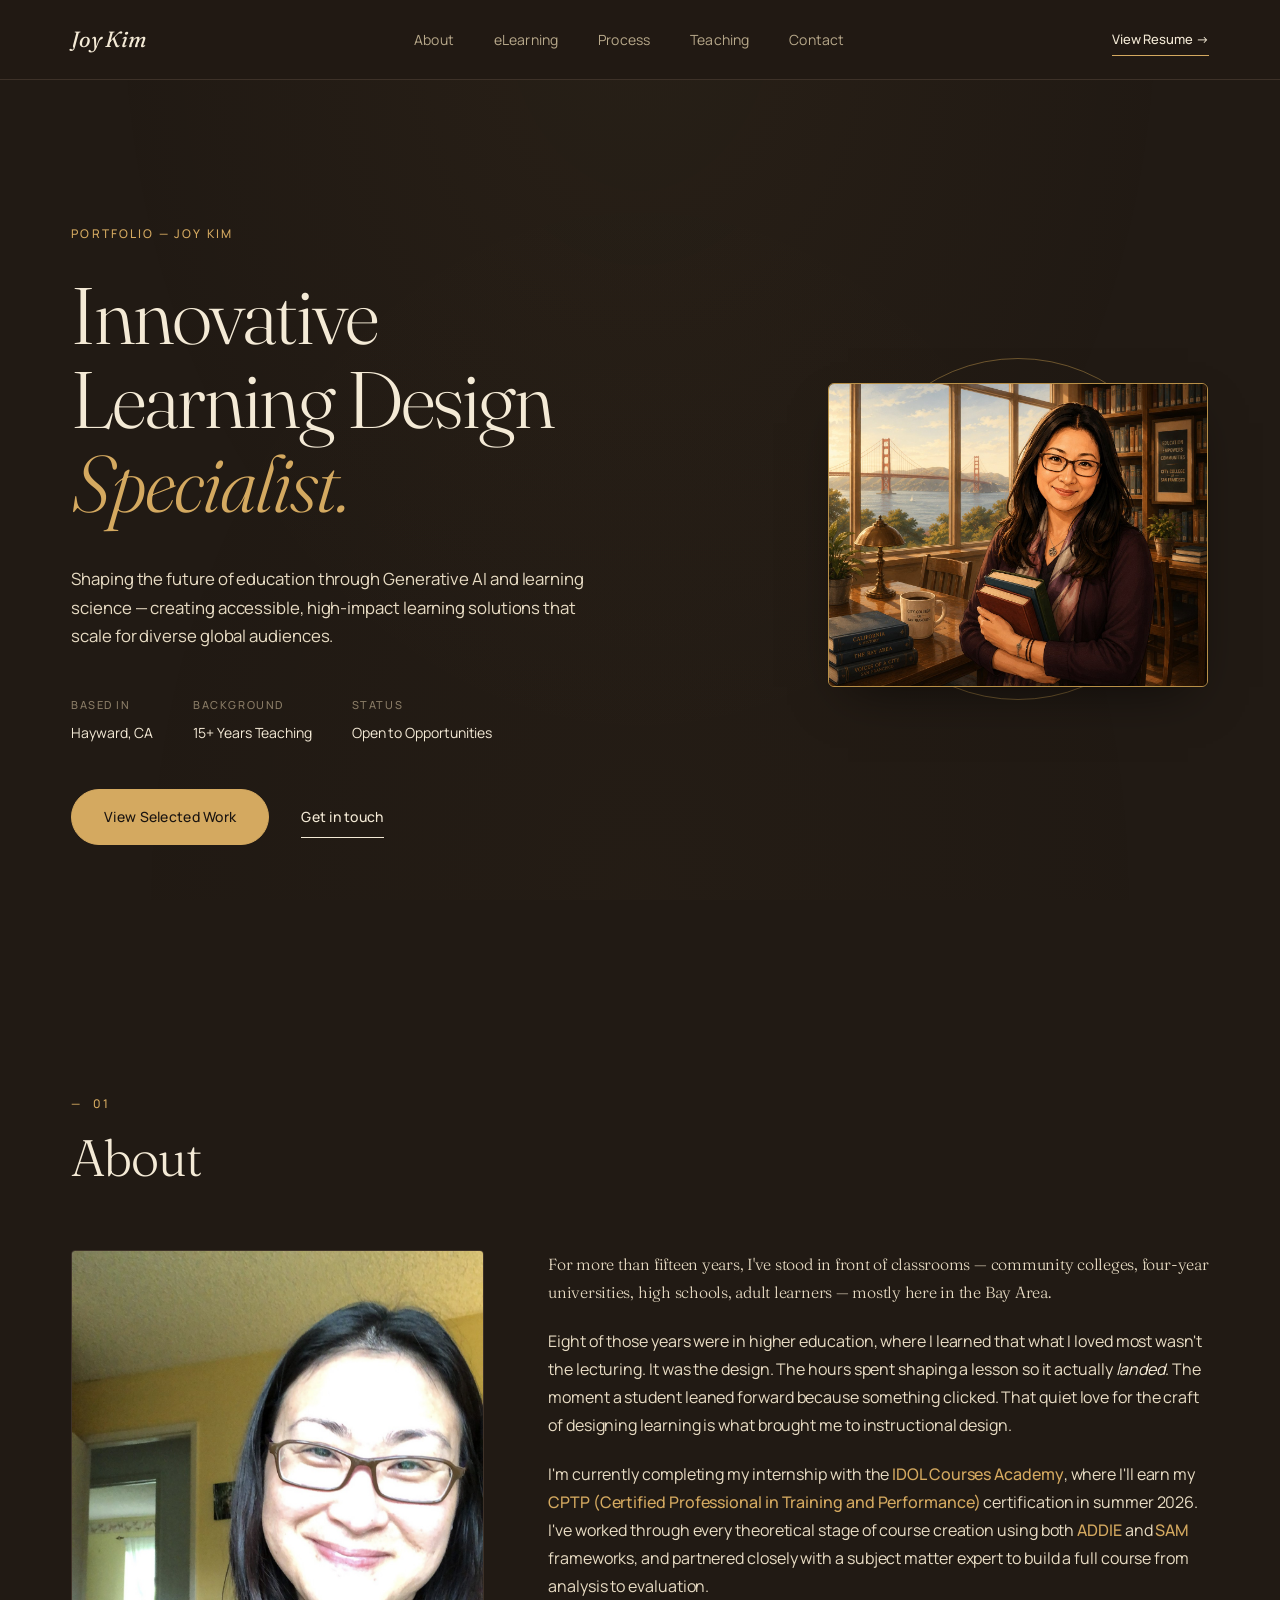
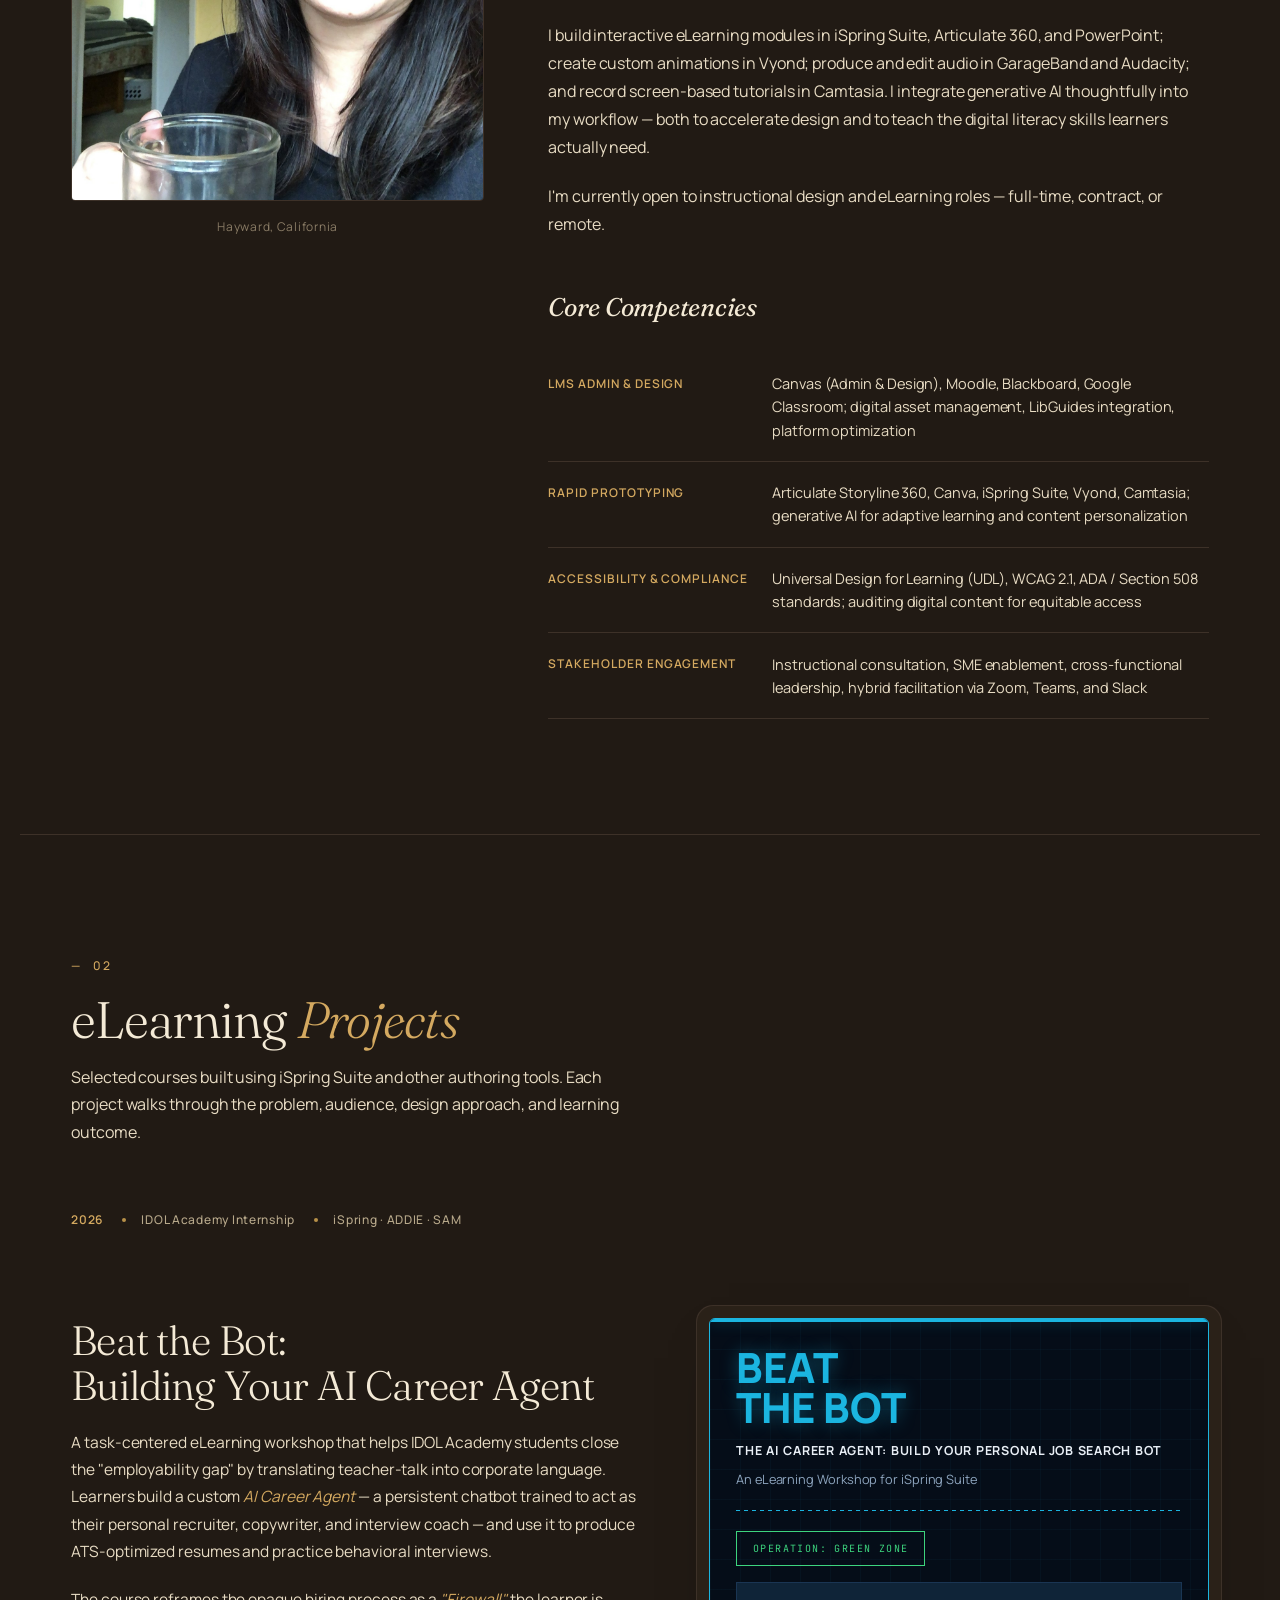
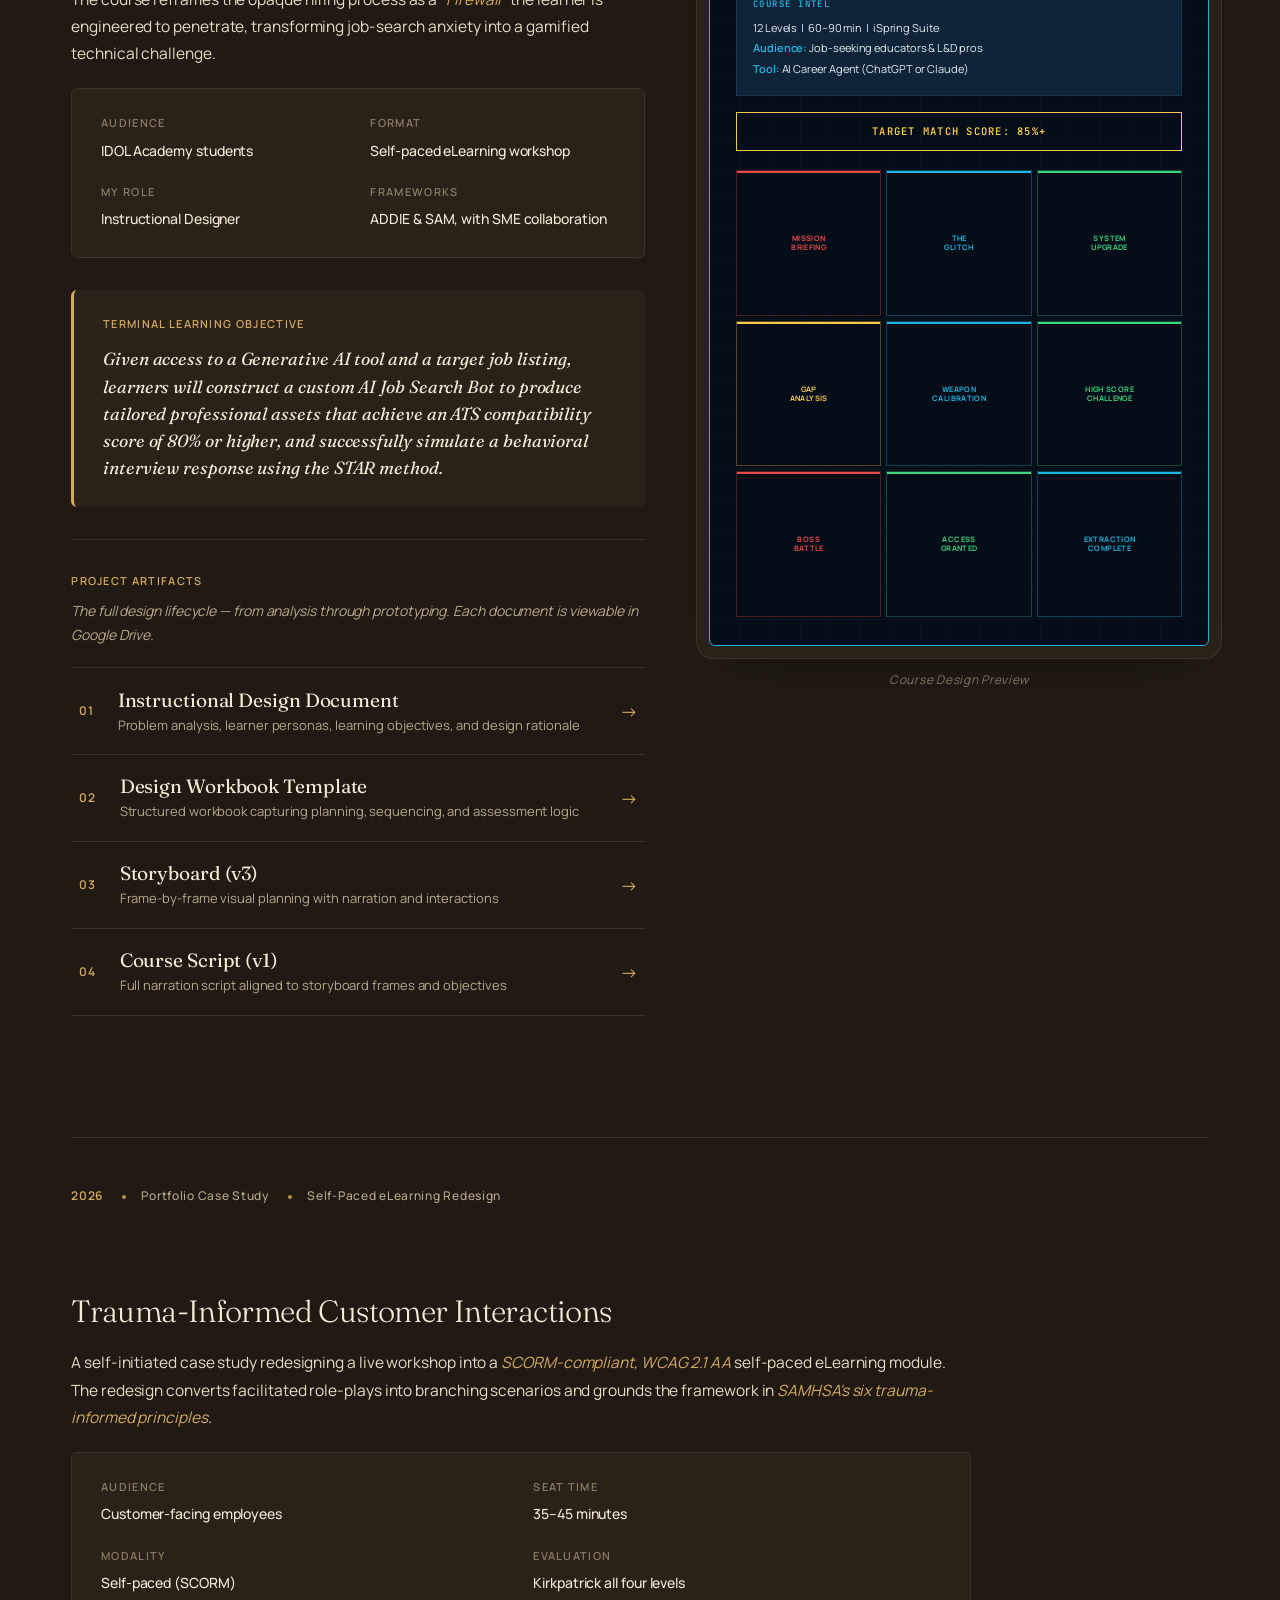
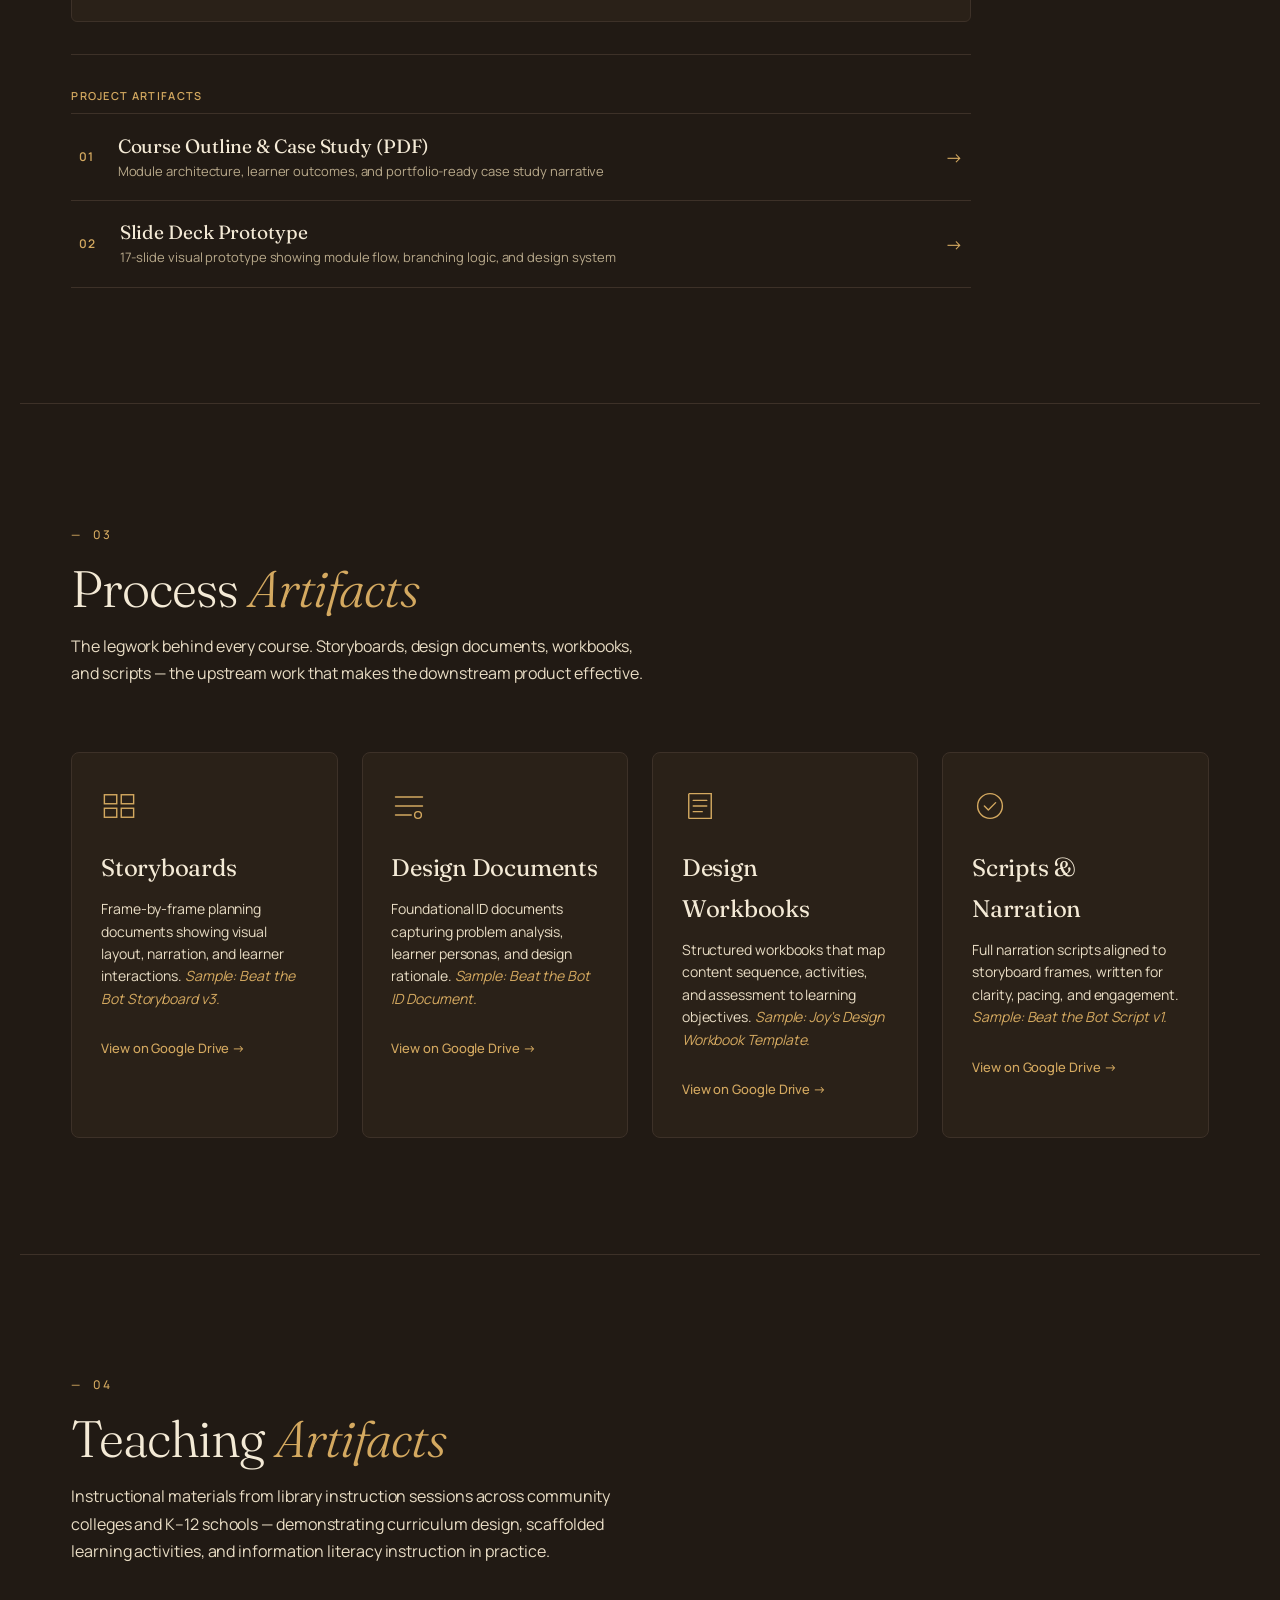
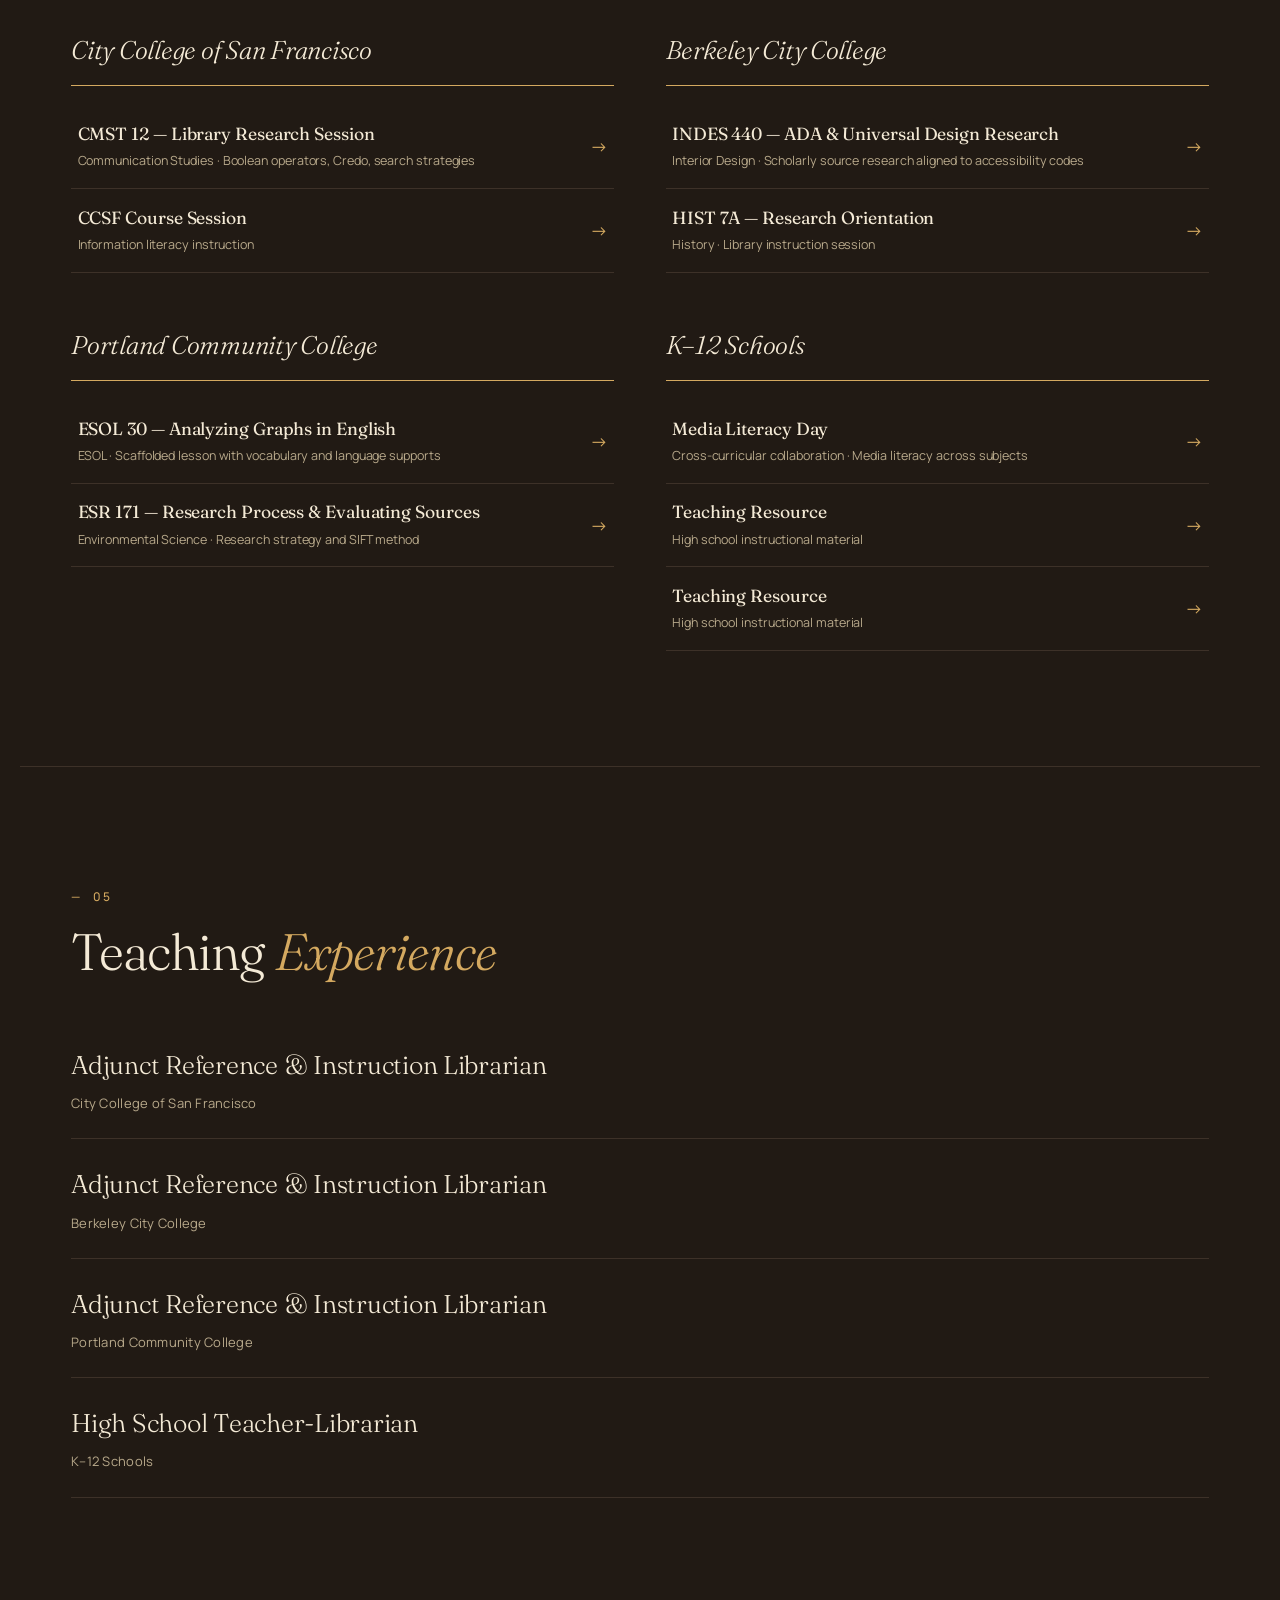
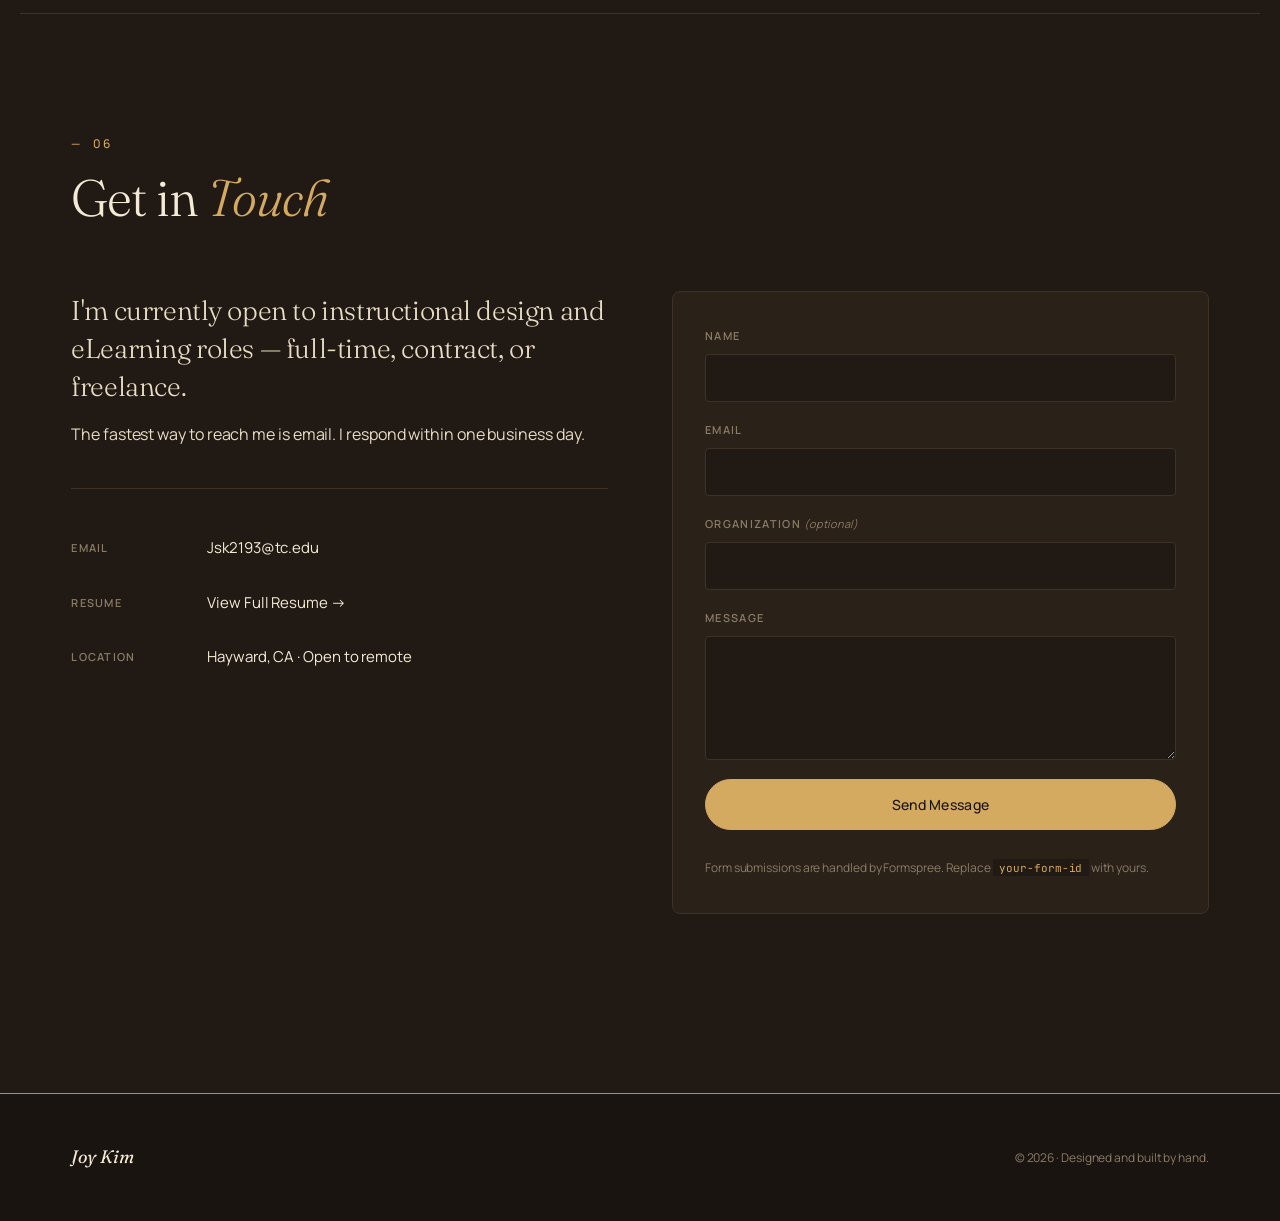
<file: index.html>
<!DOCTYPE html>
<html lang="en">
<head>
<meta charset="UTF-8" />
<meta name="viewport" content="width=device-width, initial-scale=1.0" />
<title>Joy Kim — Innovative Learning Design Specialist</title>
<meta name="description" content="Portfolio of Joy Kim, an Innovative Learning Design Specialist shaping the future of education through Generative AI and Learning Science." />
<link rel="preconnect" href="https://fonts.googleapis.com" />
<link rel="preconnect" href="https://fonts.gstatic.com" crossorigin />
<link href="https://fonts.googleapis.com/css2?family=Fraunces:ital,opsz,wght@0,9..144,300;0,9..144,400;0,9..144,500;1,9..144,300;1,9..144,400&family=Manrope:wght@300;400;500;600;700&family=JetBrains+Mono:wght@400;500&display=swap" rel="stylesheet" />
<link rel="stylesheet" href="style.css" />
</head>
<body>

<!-- ========== TOP BAR ========== -->
<header class="topbar">
  <div class="topbar__inner">
    <a href="#top" class="topbar__brand">
      <span class="brand-name">Joy Kim</span>
    </a>
    <nav class="topbar__nav" aria-label="Primary">
      <a href="#about">About</a>
      <a href="#elearning">eLearning</a>
      <a href="#process">Process</a>
      <a href="#teaching-artifacts">Teaching</a>
      <a href="#contact">Contact</a>
    </nav>
    <a href="https://docs.google.com/document/d/1m7zamssGbojYNa1LArjBiWV5ZnbvIvun/edit?usp=sharing&amp;ouid=111661260016908602211&amp;rtpof=true&amp;sd=true" class="topbar__cv" target="_blank" rel="noopener">
      View Resume &rarr;
    </a>
  </div>
</header>

<!-- ========== HERO ========== -->
<section class="hero" id="top">
  <div class="hero__content">
    <p class="eyebrow">Portfolio &mdash; Joy Kim</p>
    <h1 class="hero__title">
      Innovative<br/>
      Learning Design<br/>
      <em>Specialist.</em>
    </h1>
    <p class="hero__summary">
      Shaping the future of education through Generative AI and learning science &mdash; creating accessible, high-impact learning solutions that scale for diverse global audiences.
    </p>
    <div class="hero__meta">
      <div class="hero__meta-block">
        <span class="meta-label">Based in</span>
        <span class="meta-value">Hayward, CA</span>
      </div>
      <div class="hero__meta-block">
        <span class="meta-label">Background</span>
        <span class="meta-value">15+ Years Teaching</span>
      </div>
      <div class="hero__meta-block">
        <span class="meta-label">Status</span>
        <span class="meta-value">Open to Opportunities</span>
      </div>
    </div>
    <div class="hero__cta">
      <a href="#elearning" class="btn btn--primary">View Selected Work</a>
      <a href="#contact" class="btn btn--ghost">Get in touch</a>
    </div>
  </div>
  <div class="hero__portrait">
    <div class="hero__portrait-frame">
      <img src="assets/images/hero-portrait.png" alt="Illustrated portrait of Joy Kim in a library with the Golden Gate Bridge visible through the window" />
    </div>
  </div>
</section>

<!-- ========== ABOUT ========== -->
<section class="section section--about" id="about">
  <div class="section__header">
    <span class="section__num">01</span>
    <h2 class="section__title">About</h2>
  </div>
  <div class="about-grid">
    <div class="about-grid__portrait">
      <div class="portrait-frame">
        <img src="assets/images/about-portrait.jpeg" alt="Photo of Joy Kim" />
      </div>
      <p class="portrait-caption">Hayward, California</p>
    </div>
    <div class="about-grid__body">
      <p class="lead">
        For more than fifteen years, I've stood in front of classrooms &mdash; community colleges, four-year universities, high schools, adult learners &mdash; mostly here in the Bay Area.
      </p>
      <p>
        Eight of those years were in higher education, where I learned that what I loved most wasn't the lecturing. It was the design. The hours spent shaping a lesson so it actually <em>landed</em>. The moment a student leaned forward because something clicked. That quiet love for the craft of designing learning is what brought me to instructional design.
      </p>
      <p>
        I'm currently completing my internship with the <strong>IDOL Courses Academy</strong>, where I'll earn my <strong>CPTP (Certified Professional in Training and Performance)</strong> certification in summer 2026. I've worked through every theoretical stage of course creation using both <strong>ADDIE</strong> and <strong>SAM</strong> frameworks, and partnered closely with a subject matter expert to build a full course from analysis to evaluation.
      </p>
      <p>
        I build interactive eLearning modules in iSpring Suite, Articulate 360, and PowerPoint; create custom animations in Vyond; produce and edit audio in GarageBand and Audacity; and record screen-based tutorials in Camtasia. I integrate generative AI thoughtfully into my workflow &mdash; both to accelerate design and to teach the digital literacy skills learners actually need.
      </p>
      <p>
        I'm currently open to instructional design and eLearning roles &mdash; full-time, contract, or remote.
      </p>

      <h3 class="competencies-heading">Core Competencies</h3>
      <ul class="capabilities">
        <li>
          <span>LMS Admin &amp; Design</span>
          Canvas (Admin &amp; Design), Moodle, Blackboard, Google Classroom; digital asset management, LibGuides integration, platform optimization
        </li>
        <li>
          <span>Rapid Prototyping</span>
          Articulate Storyline 360, Canva, iSpring Suite, Vyond, Camtasia; generative AI for adaptive learning and content personalization
        </li>
        <li>
          <span>Accessibility &amp; Compliance</span>
          Universal Design for Learning (UDL), WCAG 2.1, ADA / Section 508 standards; auditing digital content for equitable access
        </li>
        <li>
          <span>Stakeholder Engagement</span>
          Instructional consultation, SME enablement, cross-functional leadership, hybrid facilitation via Zoom, Teams, and Slack
        </li>
      </ul>
    </div>
  </div>
</section>

<!-- ========== ELEARNING PROJECTS ========== -->
<section class="section section--work" id="elearning">
  <div class="section__header">
    <span class="section__num">02</span>
    <h2 class="section__title">eLearning <em>Projects</em></h2>
    <p class="section__intro">Selected courses built using iSpring Suite and other authoring tools. Each project walks through the problem, audience, design approach, and learning outcome.</p>
  </div>

  <div class="project-list">
    <article class="project project--featured">
      <div class="project__meta">
        <span class="project__year">2026</span>
        <span class="project__tag">IDOL Academy Internship</span>
        <span class="project__tag">iSpring &middot; ADDIE &middot; SAM</span>
      </div>
      <div class="project__content">
        <h3 class="project__title">Beat the Bot:<br/>Building Your AI Career Agent</h3>
        <p class="project__brief">
          A task-centered eLearning workshop that helps IDOL Academy students close the "employability gap" by translating teacher-talk into corporate language. Learners build a custom <em>AI Career Agent</em> &mdash; a persistent chatbot trained to act as their personal recruiter, copywriter, and interview coach &mdash; and use it to produce ATS-optimized resumes and practice behavioral interviews.
        </p>
        <p class="project__brief">
          The course reframes the opaque hiring process as a <em>"Firewall"</em> the learner is engineered to penetrate, transforming job-search anxiety into a gamified technical challenge.
        </p>
        <dl class="project__specs">
          <div><dt>Audience</dt><dd>IDOL Academy students</dd></div>
          <div><dt>Format</dt><dd>Self-paced eLearning workshop</dd></div>
          <div><dt>My Role</dt><dd>Instructional Designer</dd></div>
          <div><dt>Frameworks</dt><dd>ADDIE &amp; SAM, with SME collaboration</dd></div>
        </dl>

        <div class="project__objectives">
          <h4>Terminal Learning Objective</h4>
          <p>
            Given access to a Generative AI tool and a target job listing, learners will construct a custom AI Job Search Bot to produce tailored professional assets that achieve an ATS compatibility score of 80% or higher, and successfully simulate a behavioral interview response using the STAR method.
          </p>
        </div>

        <div class="project__artifacts">
          <h4>Project Artifacts</h4>
          <p class="project__artifacts-intro">The full design lifecycle &mdash; from analysis through prototyping. Each document is viewable in Google Drive.</p>
          <ul class="artifact-links">
            <li>
              <a href="https://drive.google.com/open?id=1nC9yJxC0Y8ia_gUiPdqULFafOxBmy9_f" target="_blank" rel="noopener">
                <span class="artifact-links__num">01</span>
                <span class="artifact-links__body">
                  <span class="artifact-links__title">Instructional Design Document</span>
                  <span class="artifact-links__desc">Problem analysis, learner personas, learning objectives, and design rationale</span>
                </span>
                <span class="artifact-links__arrow" aria-hidden="true">&rarr;</span>
              </a>
            </li>
            <li>
              <a href="https://drive.google.com/open?id=10dxG7ldJ8-p4Ln-vyYOo1Y784wv5GGPvp4Aen309Mvk" target="_blank" rel="noopener">
                <span class="artifact-links__num">02</span>
                <span class="artifact-links__body">
                  <span class="artifact-links__title">Design Workbook Template</span>
                  <span class="artifact-links__desc">Structured workbook capturing planning, sequencing, and assessment logic</span>
                </span>
                <span class="artifact-links__arrow" aria-hidden="true">&rarr;</span>
              </a>
            </li>
            <li>
              <a href="https://drive.google.com/open?id=1LvWndMCEY6a5xW1PEXJrvIid4Xg1QSdT" target="_blank" rel="noopener">
                <span class="artifact-links__num">03</span>
                <span class="artifact-links__body">
                  <span class="artifact-links__title">Storyboard (v3)</span>
                  <span class="artifact-links__desc">Frame-by-frame visual planning with narration and interactions</span>
                </span>
                <span class="artifact-links__arrow" aria-hidden="true">&rarr;</span>
              </a>
            </li>
            <li>
              <a href="https://drive.google.com/open?id=1zLCetR9kU9EyG3zugxQO2jQKtmk_d1OvRxAehKTG4kw" target="_blank" rel="noopener">
                <span class="artifact-links__num">04</span>
                <span class="artifact-links__body">
                  <span class="artifact-links__title">Course Script (v1)</span>
                  <span class="artifact-links__desc">Full narration script aligned to storyboard frames and objectives</span>
                </span>
                <span class="artifact-links__arrow" aria-hidden="true">&rarr;</span>
              </a>
            </li>
          </ul>
        </div>
      </div>
      <div>
        <div class="project__visual">
          <div class="beat-the-bot-display">
            <h4 class="btb-title">Beat<br/>The Bot</h4>
            <p class="btb-subtitle">The AI Career Agent: Build Your Personal Job Search Bot</p>
            <p class="btb-tagline">An eLearning Workshop for iSpring Suite</p>
            <div class="btb-divider"></div>
            <span class="btb-tag">Operation: Green Zone</span>
            <div class="btb-intel">
              <div class="btb-intel-label">Course Intel</div>
              <div class="btb-intel-line">12 Levels &nbsp;|&nbsp; 60&ndash;90 min &nbsp;|&nbsp; iSpring Suite</div>
              <div class="btb-intel-line"><strong>Audience:</strong> Job-seeking educators &amp; L&amp;D pros</div>
              <div class="btb-intel-line"><strong>Tool:</strong> AI Career Agent (ChatGPT or Claude)</div>
            </div>
            <span class="btb-target">Target Match Score: 85%+</span>
            <div class="btb-modules" aria-label="Course module preview">
              <div class="btb-module is-red">Mission<br/>Briefing</div>
              <div class="btb-module is-cyan">The<br/>Glitch</div>
              <div class="btb-module is-green">System<br/>Upgrade</div>
              <div class="btb-module is-yellow">Gap<br/>Analysis</div>
              <div class="btb-module is-cyan">Weapon<br/>Calibration</div>
              <div class="btb-module is-green">High Score<br/>Challenge</div>
              <div class="btb-module is-red">Boss<br/>Battle</div>
              <div class="btb-module is-green">Access<br/>Granted</div>
              <div class="btb-module is-cyan">Extraction<br/>Complete</div>
            </div>
          </div>
        </div>
        <p class="project__visual-caption">Course Design Preview</p>
      </div>
    </article>

    <!-- SECONDARY PROJECT — Trauma-Informed (Portfolio Case Study) -->
    <article class="project project--secondary">
      <div class="project__meta">
        <span class="project__year">2026</span>
        <span class="project__tag">Portfolio Case Study</span>
        <span class="project__tag">Self-Paced eLearning Redesign</span>
      </div>
      <div class="project__secondary-content">
        <h3 class="project__title project__title--small">Trauma-Informed Customer Interactions</h3>
        <p class="project__brief">
          A self-initiated case study redesigning a live workshop into a <em>SCORM-compliant, WCAG 2.1 AA</em> self-paced eLearning module. The redesign converts facilitated role-plays into branching scenarios and grounds the framework in <em>SAMHSA's six trauma-informed principles</em>.
        </p>
        <dl class="project__specs project__specs--compact">
          <div><dt>Audience</dt><dd>Customer-facing employees</dd></div>
          <div><dt>Seat Time</dt><dd>35&ndash;45 minutes</dd></div>
          <div><dt>Modality</dt><dd>Self-paced (SCORM)</dd></div>
          <div><dt>Evaluation</dt><dd>Kirkpatrick all four levels</dd></div>
        </dl>

        <div class="project__artifacts project__artifacts--compact">
          <h4>Project Artifacts</h4>
          <ul class="artifact-links">
            <li>
              <a href="https://drive.google.com/file/d/11bIMFYnfLWG5QZ0RlOuNbHADDHa_qQUE/view?usp=sharing" target="_blank" rel="noopener">
                <span class="artifact-links__num">01</span>
                <span class="artifact-links__body">
                  <span class="artifact-links__title">Course Outline &amp; Case Study (PDF)</span>
                  <span class="artifact-links__desc">Module architecture, learner outcomes, and portfolio-ready case study narrative</span>
                </span>
                <span class="artifact-links__arrow" aria-hidden="true">&rarr;</span>
              </a>
            </li>
            <li>
              <a href="https://docs.google.com/presentation/d/1yEFbYjCfIefzVwv1_FY5ukhe8BsP_mYQ02RiJAjs1bI/edit?usp=sharing" target="_blank" rel="noopener">
                <span class="artifact-links__num">02</span>
                <span class="artifact-links__body">
                  <span class="artifact-links__title">Slide Deck Prototype</span>
                  <span class="artifact-links__desc">17-slide visual prototype showing module flow, branching logic, and design system</span>
                </span>
                <span class="artifact-links__arrow" aria-hidden="true">&rarr;</span>
              </a>
            </li>
          </ul>
        </div>
      </div>
    </article>
  </div>
</section>

<!-- ========== PROCESS ARTIFACTS ========== -->
<section class="section section--process" id="process">
  <div class="section__header">
    <span class="section__num">03</span>
    <h2 class="section__title">Process <em>Artifacts</em></h2>
    <p class="section__intro">The legwork behind every course. Storyboards, design documents, workbooks, and scripts &mdash; the upstream work that makes the downstream product effective.</p>
  </div>

  <div class="artifacts-grid">
    <a href="https://drive.google.com/open?id=1LvWndMCEY6a5xW1PEXJrvIid4Xg1QSdT" class="artifact-card" target="_blank" rel="noopener">
      <div class="artifact-card__icon" aria-hidden="true">
        <svg viewBox="0 0 32 32" fill="none"><rect x="3" y="6" width="11" height="8" stroke="currentColor" stroke-width="1.25"/><rect x="18" y="6" width="11" height="8" stroke="currentColor" stroke-width="1.25"/><rect x="3" y="18" width="11" height="8" stroke="currentColor" stroke-width="1.25"/><rect x="18" y="18" width="11" height="8" stroke="currentColor" stroke-width="1.25"/></svg>
      </div>
      <h3>Storyboards</h3>
      <p>Frame-by-frame planning documents showing visual layout, narration, and learner interactions. <em>Sample: Beat the Bot Storyboard v3.</em></p>
      <span class="artifact-card__cta">View on Google Drive &rarr;</span>
    </a>

    <a href="https://drive.google.com/open?id=1nC9yJxC0Y8ia_gUiPdqULFafOxBmy9_f" class="artifact-card" target="_blank" rel="noopener">
      <div class="artifact-card__icon" aria-hidden="true">
        <svg viewBox="0 0 32 32" fill="none"><path d="M4 8h24M4 16h24M4 24h14" stroke="currentColor" stroke-width="1.25" stroke-linecap="round"/><circle cx="24" cy="24" r="3" stroke="currentColor" stroke-width="1.25"/></svg>
      </div>
      <h3>Design Documents</h3>
      <p>Foundational ID documents capturing problem analysis, learner personas, and design rationale. <em>Sample: Beat the Bot ID Document.</em></p>
      <span class="artifact-card__cta">View on Google Drive &rarr;</span>
    </a>

    <a href="https://drive.google.com/open?id=10dxG7ldJ8-p4Ln-vyYOo1Y784wv5GGPvp4Aen309Mvk" class="artifact-card" target="_blank" rel="noopener">
      <div class="artifact-card__icon" aria-hidden="true">
        <svg viewBox="0 0 32 32" fill="none"><path d="M6 5v22M6 5h20v22H6" stroke="currentColor" stroke-width="1.25"/><path d="M10 11h12M10 16h12M10 21h8" stroke="currentColor" stroke-width="1.25" stroke-linecap="round"/></svg>
      </div>
      <h3>Design Workbooks</h3>
      <p>Structured workbooks that map content sequence, activities, and assessment to learning objectives. <em>Sample: Joy's Design Workbook Template.</em></p>
      <span class="artifact-card__cta">View on Google Drive &rarr;</span>
    </a>

    <a href="https://drive.google.com/open?id=1zLCetR9kU9EyG3zugxQO2jQKtmk_d1OvRxAehKTG4kw" class="artifact-card" target="_blank" rel="noopener">
      <div class="artifact-card__icon" aria-hidden="true">
        <svg viewBox="0 0 32 32" fill="none"><circle cx="16" cy="16" r="11" stroke="currentColor" stroke-width="1.25"/><path d="M11 16l3.5 3.5L21 13" stroke="currentColor" stroke-width="1.25" stroke-linecap="round" stroke-linejoin="round"/></svg>
      </div>
      <h3>Scripts &amp; Narration</h3>
      <p>Full narration scripts aligned to storyboard frames, written for clarity, pacing, and engagement. <em>Sample: Beat the Bot Script v1.</em></p>
      <span class="artifact-card__cta">View on Google Drive &rarr;</span>
    </a>
  </div>
</section>

<!-- ========== TEACHING ARTIFACTS ========== -->
<section class="section section--artifacts-teaching" id="teaching-artifacts">
  <div class="section__header">
    <span class="section__num">04</span>
    <h2 class="section__title">Teaching <em>Artifacts</em></h2>
    <p class="section__intro">Instructional materials from library instruction sessions across community colleges and K&ndash;12 schools &mdash; demonstrating curriculum design, scaffolded learning activities, and information literacy instruction in practice.</p>
  </div>

  <div class="teaching-artifacts">

    <div class="institution-group">
      <h3 class="institution-name">City College of San Francisco</h3>
      <ul class="institution-artifacts">
        <li>
          <a href="https://docs.google.com/presentation/d/1GvLRb3foMUSTCAA6jYF9APSOKWHLWlTTuX4sjRhB4Yw/edit?usp=sharing" target="_blank" rel="noopener">
            <span class="institution-artifacts__title">CMST 12 &mdash; Library Research Session</span>
            <span class="institution-artifacts__meta">Communication Studies &middot; Boolean operators, Credo, search strategies</span>
            <span class="institution-artifacts__arrow" aria-hidden="true">&rarr;</span>
          </a>
        </li>
        <li>
          <a href="https://docs.google.com/presentation/d/1_6g8Z_-lSmEyIgU57ztavw2Su1_keviFvnSRDdJcN94/edit?usp=drive_link" target="_blank" rel="noopener">
            <span class="institution-artifacts__title">CCSF Course Session</span>
            <span class="institution-artifacts__meta">Information literacy instruction</span>
            <span class="institution-artifacts__arrow" aria-hidden="true">&rarr;</span>
          </a>
        </li>
      </ul>
    </div>

    <div class="institution-group">
      <h3 class="institution-name">Berkeley City College</h3>
      <ul class="institution-artifacts">
        <li>
          <a href="https://docs.google.com/presentation/d/1_OF3P7-NK9kjCdW8VW2sRj7B5Btv7heBHi1vb3odXYQ/edit?usp=drive_link" target="_blank" rel="noopener">
            <span class="institution-artifacts__title">INDES 440 &mdash; ADA &amp; Universal Design Research</span>
            <span class="institution-artifacts__meta">Interior Design &middot; Scholarly source research aligned to accessibility codes</span>
            <span class="institution-artifacts__arrow" aria-hidden="true">&rarr;</span>
          </a>
        </li>
        <li>
          <a href="https://docs.google.com/presentation/d/1mCR6_BfwDefb-Vi4abSd4_1vqox9RkjW/edit?usp=drive_link&amp;ouid=111661260016908602211&amp;rtpof=true&amp;sd=true" target="_blank" rel="noopener">
            <span class="institution-artifacts__title">HIST 7A &mdash; Research Orientation</span>
            <span class="institution-artifacts__meta">History &middot; Library instruction session</span>
            <span class="institution-artifacts__arrow" aria-hidden="true">&rarr;</span>
          </a>
        </li>
      </ul>
    </div>

    <div class="institution-group">
      <h3 class="institution-name">Portland Community College</h3>
      <ul class="institution-artifacts">
        <li>
          <a href="https://docs.google.com/presentation/d/198N_igWK4m62_KeDuj2EsZgV_RbZMQceq22QqtPon30/edit?usp=drive_link" target="_blank" rel="noopener">
            <span class="institution-artifacts__title">ESOL 30 &mdash; Analyzing Graphs in English</span>
            <span class="institution-artifacts__meta">ESOL &middot; Scaffolded lesson with vocabulary and language supports</span>
            <span class="institution-artifacts__arrow" aria-hidden="true">&rarr;</span>
          </a>
        </li>
        <li>
          <a href="https://docs.google.com/presentation/d/1NrFcYcyk4Dmt9UQqcrVTvDS1aWk8CXNOw8GLRRiH-No/edit?usp=drive_link" target="_blank" rel="noopener">
            <span class="institution-artifacts__title">ESR 171 &mdash; Research Process &amp; Evaluating Sources</span>
            <span class="institution-artifacts__meta">Environmental Science &middot; Research strategy and SIFT method</span>
            <span class="institution-artifacts__arrow" aria-hidden="true">&rarr;</span>
          </a>
        </li>
      </ul>
    </div>

    <div class="institution-group">
      <h3 class="institution-name">K&ndash;12 Schools</h3>
      <ul class="institution-artifacts">
        <li>
          <a href="https://docs.google.com/presentation/d/1vc57JLUttrtLf06OLaO0WgW0OmToNSIe2-9NWHeg3pQ/edit?usp=drive_link" target="_blank" rel="noopener">
            <span class="institution-artifacts__title">Media Literacy Day</span>
            <span class="institution-artifacts__meta">Cross-curricular collaboration &middot; Media literacy across subjects</span>
            <span class="institution-artifacts__arrow" aria-hidden="true">&rarr;</span>
          </a>
        </li>
        <li>
          <a href="https://drive.google.com/file/d/1ZQgr0GXtlnnp5jwrhqplPTo0qYMBdW84/view?usp=drive_link" target="_blank" rel="noopener">
            <span class="institution-artifacts__title">Teaching Resource</span>
            <span class="institution-artifacts__meta">High school instructional material</span>
            <span class="institution-artifacts__arrow" aria-hidden="true">&rarr;</span>
          </a>
        </li>
        <li>
          <a href="https://drive.google.com/file/d/1gDcqQreal4K7rQdHqmKeQ91UtpW8dXRM/view?usp=drive_link" target="_blank" rel="noopener">
            <span class="institution-artifacts__title">Teaching Resource</span>
            <span class="institution-artifacts__meta">High school instructional material</span>
            <span class="institution-artifacts__arrow" aria-hidden="true">&rarr;</span>
          </a>
        </li>
      </ul>
    </div>

  </div>
</section>

<!-- ========== TEACHING EXPERIENCE ========== -->
<section class="section section--teaching" id="teaching">
  <div class="section__header">
    <span class="section__num">05</span>
    <h2 class="section__title">Teaching <em>Experience</em></h2>
  </div>

  <div class="teaching-timeline">
    <div class="teaching-entry">
      <div class="teaching-entry__body">
        <h3>Adjunct Reference &amp; Instruction Librarian</h3>
        <p class="teaching-entry__org">City College of San Francisco</p>
      </div>
    </div>

    <div class="teaching-entry">
      <div class="teaching-entry__body">
        <h3>Adjunct Reference &amp; Instruction Librarian</h3>
        <p class="teaching-entry__org">Berkeley City College</p>
      </div>
    </div>

    <div class="teaching-entry">
      <div class="teaching-entry__body">
        <h3>Adjunct Reference &amp; Instruction Librarian</h3>
        <p class="teaching-entry__org">Portland Community College</p>
      </div>
    </div>

    <div class="teaching-entry">
      <div class="teaching-entry__body">
        <h3>High School Teacher-Librarian</h3>
        <p class="teaching-entry__org">K&ndash;12 Schools</p>
      </div>
    </div>
  </div>
</section>

<!-- ========== CONTACT ========== -->
<section class="section section--contact" id="contact">
  <div class="section__header">
    <span class="section__num">06</span>
    <h2 class="section__title">Get in <em>Touch</em></h2>
  </div>
  <div class="contact-grid">
    <div class="contact-grid__pitch">
      <p class="contact-lead">
        I'm currently open to instructional design and eLearning roles &mdash; full-time, contract, or freelance.
      </p>
      <p>
        The fastest way to reach me is email. I respond within one business day.
      </p>
      <ul class="contact-links">
        <li>
          <span class="contact-links__label">Email</span>
          <a href="mailto:Jsk2193@tc.edu">Jsk2193@tc.edu</a>
        </li>
        <li>
          <span class="contact-links__label">Resume</span>
          <a href="https://docs.google.com/document/d/1m7zamssGbojYNa1LArjBiWV5ZnbvIvun/edit?usp=sharing&amp;ouid=111661260016908602211&amp;rtpof=true&amp;sd=true" target="_blank" rel="noopener">View Full Resume &rarr;</a>
        </li>
        <li>
          <span class="contact-links__label">Location</span>
          <span>Hayward, CA &middot; Open to remote</span>
        </li>
      </ul>
    </div>

    <form class="contact-form" action="https://formspree.io/f/your-form-id" method="POST">
      <div class="form-row">
        <label for="name">Name</label>
        <input type="text" id="name" name="name" required />
      </div>
      <div class="form-row">
        <label for="email">Email</label>
        <input type="email" id="email" name="email" required />
      </div>
      <div class="form-row">
        <label for="org">Organization <span class="form-optional">(optional)</span></label>
        <input type="text" id="org" name="organization" />
      </div>
      <div class="form-row">
        <label for="message">Message</label>
        <textarea id="message" name="message" rows="5" required></textarea>
      </div>
      <button type="submit" class="btn btn--primary btn--full">Send Message</button>
      <p class="form-note">Form submissions are handled by Formspree. Replace <code>your-form-id</code> with yours.</p>
    </form>
  </div>
</section>

<!-- ========== FOOTER ========== -->
<footer class="footer">
  <div class="footer__inner">
    <p class="footer__brand">Joy Kim</p>
    <p class="footer__copy">&copy; <span id="year"></span> &middot; Designed and built by hand.</p>
  </div>
</footer>

<script>
  document.getElementById('year').textContent = new Date().getFullYear();

  document.querySelectorAll('a[href^="#"]').forEach(link => {
    link.addEventListener('click', e => {
      const target = document.querySelector(link.getAttribute('href'));
      if (target) {
        e.preventDefault();
        target.scrollIntoView({ behavior: 'smooth', block: 'start' });
      }
    });
  });

  const observer = new IntersectionObserver(entries => {
    entries.forEach(entry => {
      if (entry.isIntersecting) {
        entry.target.classList.add('is-visible');
        observer.unobserve(entry.target);
      }
    });
  }, { threshold: 0.12 });

  document.querySelectorAll('.section, .project, .artifact-card, .teaching-entry').forEach(el => {
    observer.observe(el);
  });
</script>

</body>
</html>
</file>
<file: style.css>
/* ============================================
   JOY KIM — PORTFOLIO
   Warm dark aesthetic
   Deep espresso + cream + soft gold
   ============================================ */

:root {
  /* Warm dark backgrounds */
  --bg-deep:      #1a1410;
  --bg:           #211a14;
  --bg-elev:      #2a2118;
  --bg-card:      #322822;

  /* Warm rules & dividers */
  --rule:         #3d3128;
  --rule-soft:    #2f2620;

  /* Cream/parchment text */
  --cream:        #f4ead6;
  --cream-soft:   #e8dcc4;
  --cream-dim:    #b8a98b;
  --muted:        #8a7c66;
  --muted-soft:   #6b5f4d;

  /* Gold accent palette */
  --gold:         #d4a960;
  --gold-bright:  #e8c177;
  --gold-soft:    #b89048;
  --gold-glow:    rgba(212, 169, 96, 0.3);

  /* Beat the Bot preview keeps cyber palette */
  --btb-bg-deep:    #050d18;
  --btb-bg:         #0a1929;
  --btb-bg-elev:    #0f2438;
  --btb-line:       #1a3553;
  --btb-cyan:       #1bb5e0;
  --btb-cyan-glow:  rgba(27, 181, 224, 0.4);
  --btb-green:      #3dd47e;
  --btb-red:        #e84a4a;
  --btb-yellow:     #f7c948;
  --btb-text:       #e8eef5;
  --btb-text-dim:   #8da4bd;

  /* Type */
  --serif:   'Fraunces', 'Cormorant Garamond', Georgia, serif;
  --sans:    'Manrope', 'Inter', system-ui, sans-serif;
  --mono:    'JetBrains Mono', ui-monospace, monospace;

  --max:    1240px;
  --gutter: clamp(1.5rem, 4vw, 4rem);
}

* { box-sizing: border-box; margin: 0; padding: 0; }

html { scroll-behavior: smooth; }

body {
  font-family: var(--sans);
  font-weight: 400;
  font-size: 16px;
  line-height: 1.7;
  color: var(--cream-soft);
  background: var(--bg);
  -webkit-font-smoothing: antialiased;
  letter-spacing: -0.005em;
  position: relative;
}

/* Subtle warm texture */
body::before {
  content: '';
  position: fixed;
  inset: 0;
  background:
    radial-gradient(ellipse at top, rgba(212, 169, 96, 0.04) 0%, transparent 60%),
    radial-gradient(ellipse at bottom, rgba(212, 169, 96, 0.02) 0%, transparent 60%);
  pointer-events: none;
  z-index: 0;
}

body > * { position: relative; z-index: 1; }

a { color: inherit; text-decoration: none; }
img { max-width: 100%; display: block; }

/* TOP BAR */
.topbar {
  position: sticky;
  top: 0;
  z-index: 100;
  background: rgba(33, 26, 20, 0.88);
  backdrop-filter: blur(16px);
  border-bottom: 1px solid var(--rule);
}

.topbar__inner {
  max-width: var(--max);
  margin: 0 auto;
  padding: 1.3rem var(--gutter);
  display: flex;
  align-items: center;
  justify-content: space-between;
  gap: 2rem;
}

.brand-name {
  font-family: var(--serif);
  font-size: 22px;
  font-weight: 400;
  font-style: italic;
  letter-spacing: -0.01em;
  color: var(--cream);
}

.topbar__nav { display: flex; gap: 2.5rem; }

.topbar__nav a {
  font-family: var(--sans);
  font-size: 14px;
  font-weight: 400;
  letter-spacing: 0.01em;
  color: var(--cream-dim);
  position: relative;
  padding: 0.3rem 0;
  transition: color 0.3s ease;
}

.topbar__nav a:hover { color: var(--gold); }

.topbar__cv {
  display: inline-flex;
  align-items: center;
  gap: 0.5rem;
  font-family: var(--sans);
  font-size: 13px;
  font-weight: 500;
  color: var(--cream);
  border-bottom: 1px solid var(--gold);
  padding: 0.3rem 0;
  transition: all 0.3s ease;
}

.topbar__cv:hover { color: var(--gold); }

@media (max-width: 860px) { .topbar__nav { display: none; } }

/* HERO */
.hero {
  max-width: var(--max);
  margin: 0 auto;
  padding: clamp(5rem, 12vw, 9rem) var(--gutter) clamp(5rem, 10vw, 8rem);
  display: grid;
  grid-template-columns: 1fr 0.55fr;
  gap: clamp(2rem, 5vw, 5rem);
  align-items: center;
}

.hero__content { max-width: 700px; }

.eyebrow {
  font-family: var(--sans);
  font-size: 12px;
  font-weight: 500;
  letter-spacing: 0.18em;
  text-transform: uppercase;
  color: var(--gold);
  margin-bottom: 1.8rem;
}

.hero__title {
  font-family: var(--serif);
  font-weight: 300;
  font-size: clamp(2.5rem, 6.5vw, 5rem);
  line-height: 1.05;
  letter-spacing: -0.025em;
  color: var(--cream);
  margin-bottom: 2.5rem;
}

.hero__title em {
  font-style: italic;
  font-weight: 300;
  color: var(--gold);
}

.hero__summary {
  font-family: var(--sans);
  font-size: clamp(1.05rem, 1.25vw, 1.15rem);
  line-height: 1.7;
  color: var(--cream-soft);
  max-width: 540px;
  margin-bottom: 2.8rem;
  font-weight: 400;
}

.hero__meta {
  display: flex;
  gap: 2.5rem;
  flex-wrap: wrap;
  margin-bottom: 2.8rem;
}

.hero__meta-block { display: flex; flex-direction: column; gap: 0.4rem; }

.meta-label {
  font-family: var(--sans);
  font-size: 11px;
  font-weight: 500;
  letter-spacing: 0.14em;
  text-transform: uppercase;
  color: var(--muted);
}

.meta-value {
  font-size: 14px;
  color: var(--cream);
}

.hero__cta {
  display: flex;
  gap: 2rem;
  align-items: center;
  flex-wrap: wrap;
}

.btn {
  display: inline-flex;
  align-items: center;
  justify-content: center;
  gap: 0.6rem;
  font-family: var(--sans);
  font-size: 14px;
  font-weight: 500;
  letter-spacing: 0.02em;
  padding: 0.95rem 2rem;
  border: 1px solid transparent;
  cursor: pointer;
  border-radius: 999px;
  transition: all 0.3s ease;
}

.btn--primary {
  background: var(--gold);
  color: var(--bg-deep);
  border-color: var(--gold);
}

.btn--primary:hover {
  background: var(--gold-bright);
  border-color: var(--gold-bright);
  box-shadow: 0 0 24px var(--gold-glow);
}

.btn--ghost {
  background: transparent;
  color: var(--cream);
  padding: 0.5rem 0;
  border: none;
  border-bottom: 1px solid var(--cream);
  border-radius: 0;
}

.btn--ghost:hover { color: var(--gold); border-color: var(--gold); }

.btn--full {
  width: 100%;
  border-radius: 999px;
}

/* Hero portrait */
.hero__portrait {
  position: relative;
  display: flex;
  justify-content: center;
}

.hero__portrait-frame {
  position: relative;
  width: 100%;
  max-width: 380px;
  aspect-ratio: 5 / 4;
  background: var(--bg-elev);
  overflow: hidden;
  border-radius: 6px;
  border: 1px solid var(--gold-soft);
  z-index: 1;
  box-shadow: 0 20px 50px -20px rgba(0,0,0,0.6);
}

.hero__portrait-frame img {
  width: 100%;
  height: 100%;
  object-fit: cover;
}

.hero__portrait-placeholder {
  width: 100%;
  height: 100%;
  display: grid;
  place-items: center;
  background: linear-gradient(135deg, var(--bg-elev) 0%, var(--bg-card) 100%);
  font-family: var(--sans);
  font-size: 11px;
  letter-spacing: 0.16em;
  text-transform: uppercase;
  color: var(--muted);
}

/* Decorative gold ring behind portrait */
.hero__portrait::before {
  content: '';
  position: absolute;
  width: 90%;
  max-width: 340px;
  aspect-ratio: 1;
  border: 1px solid var(--gold-soft);
  border-radius: 50%;
  top: -8%;
  left: 50%;
  transform: translateX(-50%);
  z-index: 0;
  opacity: 0.5;
}

@media (max-width: 860px) {
  .hero {
    grid-template-columns: 1fr;
    gap: 3rem;
  }
  .hero__portrait { order: -1; }
  .hero__portrait-frame { max-width: 320px; }
  .hero__portrait::before { max-width: 280px; }
}

/* SECTIONS */
.section {
  max-width: var(--max);
  margin: 0 auto;
  padding: clamp(5rem, 9vw, 8rem) var(--gutter);
  opacity: 0;
  transform: translateY(20px);
  transition: opacity 0.8s ease, transform 0.8s ease;
}

.section.is-visible { opacity: 1; transform: translateY(0); }

.section + .section {
  border-top: 1px solid var(--rule);
}

.section__header {
  margin-bottom: 4rem;
  max-width: 900px;
}

.section__num {
  display: inline-block;
  font-family: var(--sans);
  font-size: 12px;
  font-weight: 500;
  letter-spacing: 0.18em;
  color: var(--gold);
  margin-bottom: 1rem;
}

.section__num::before {
  content: '— ';
  margin-right: 0.4rem;
}

.section__title {
  font-family: var(--serif);
  font-weight: 300;
  font-size: clamp(2rem, 4.5vw, 3.2rem);
  letter-spacing: -0.02em;
  line-height: 1.1;
  color: var(--cream);
  margin-bottom: 1rem;
}

.section__title em {
  font-style: italic;
  color: var(--gold);
}

.section__intro {
  font-size: 16px;
  color: var(--cream-soft);
  max-width: 580px;
  line-height: 1.7;
}

/* ABOUT */
.about-grid {
  display: grid;
  grid-template-columns: 1fr 1.6fr;
  gap: clamp(2rem, 5vw, 5rem);
  align-items: start;
}

.about-grid__portrait {
  position: sticky;
  top: 100px;
}

.portrait-frame {
  aspect-ratio: 3 / 4;
  background: var(--bg-elev);
  overflow: hidden;
  border-radius: 4px;
  border: 1px solid var(--rule);
}

.portrait-frame img { width: 100%; height: 100%; object-fit: cover; }

.portrait-placeholder {
  width: 100%;
  height: 100%;
  display: grid;
  place-items: center;
  background: linear-gradient(135deg, var(--bg-elev) 0%, var(--bg-card) 100%);
  font-family: var(--sans);
  font-size: 11px;
  letter-spacing: 0.16em;
  text-transform: uppercase;
  color: var(--muted);
}

.portrait-caption {
  margin-top: 1rem;
  font-family: var(--sans);
  font-size: 12px;
  font-weight: 400;
  letter-spacing: 0.06em;
  color: var(--muted);
  text-align: center;
}

.lead {
  font-family: var(--serif);
  font-size: clamp(1.5rem, 2.4vw, 1.9rem);
  line-height: 1.35;
  font-weight: 300;
  color: var(--cream);
  margin-bottom: 2rem;
  letter-spacing: -0.015em;
}

.lead em { font-style: italic; color: var(--gold); }

.about-grid__body p {
  margin-bottom: 1.3rem;
  color: var(--cream-soft);
  font-size: 16px;
  line-height: 1.75;
}

.about-grid__body strong {
  color: var(--gold);
  font-weight: 500;
}

.about-grid__body em { font-style: italic; color: var(--cream); }

.competencies-heading {
  font-family: var(--serif);
  font-style: italic;
  font-weight: 400;
  font-size: 1.6rem;
  color: var(--cream);
  margin-top: 3rem;
  margin-bottom: 1.5rem;
  letter-spacing: -0.01em;
}

.capabilities { list-style: none; }

.capabilities li {
  display: grid;
  grid-template-columns: 200px 1fr;
  gap: 1.5rem;
  padding: 1.2rem 0;
  border-bottom: 1px solid var(--rule);
  font-size: 14.5px;
  line-height: 1.6;
  color: var(--cream-soft);
}

.capabilities li span {
  font-family: var(--sans);
  font-size: 12px;
  font-weight: 600;
  letter-spacing: 0.08em;
  text-transform: uppercase;
  color: var(--gold);
  padding-top: 0.1rem;
}

@media (max-width: 800px) {
  .about-grid { grid-template-columns: 1fr; }
  .about-grid__portrait { position: static; max-width: 280px; }
  .capabilities li { grid-template-columns: 1fr; gap: 0.3rem; }
}

/* PROJECTS */
.project-list { display: flex; flex-direction: column; gap: clamp(4rem, 7vw, 6rem); }

.project {
  display: grid;
  grid-template-columns: 1.15fr 1fr;
  gap: clamp(2rem, 5vw, 4rem);
  align-items: start;
  opacity: 0;
  transform: translateY(20px);
  transition: opacity 0.8s ease, transform 0.8s ease;
}

.project.is-visible { opacity: 1; transform: translateY(0); }

.project__meta {
  grid-column: 1 / -1;
  display: flex;
  gap: 1.2rem;
  align-items: center;
  flex-wrap: wrap;
  font-family: var(--sans);
  font-size: 12px;
  font-weight: 500;
  letter-spacing: 0.06em;
  color: var(--cream-dim);
  padding-bottom: 1rem;
  margin-bottom: 0.5rem;
}

.project__year {
  color: var(--gold);
  font-weight: 600;
}

.project__tag {
  position: relative;
  padding-left: 1.2rem;
}

.project__tag::before {
  content: '';
  position: absolute;
  left: 0;
  top: 50%;
  width: 4px;
  height: 4px;
  background: var(--gold-soft);
  border-radius: 50%;
  transform: translateY(-50%);
}

.project__title {
  font-family: var(--serif);
  font-weight: 300;
  font-size: clamp(1.9rem, 3.2vw, 2.6rem);
  line-height: 1.1;
  letter-spacing: -0.02em;
  color: var(--cream);
  margin-bottom: 1.3rem;
}

.project__title--small {
  font-size: clamp(1.5rem, 2.4vw, 2rem);
}

/* Secondary project — single-column, more compact */
.project--secondary {
  grid-template-columns: 1fr;
  padding-top: 3rem;
  margin-top: 2rem;
  border-top: 1px solid var(--rule);
}

.project__secondary-content {
  max-width: 900px;
}

.project__specs--compact {
  padding: 1.2rem 1.5rem;
}

.project__artifacts--compact {
  margin-top: 1.5rem;
  padding-top: 1.5rem;
}

.project__brief {
  color: var(--cream-soft);
  margin-bottom: 1.3rem;
  font-size: 15.5px;
  line-height: 1.75;
}

.project__brief em {
  font-style: italic;
  color: var(--gold);
}

.project__specs {
  display: grid;
  grid-template-columns: repeat(2, 1fr);
  gap: 1.3rem 1.5rem;
  margin-bottom: 2rem;
  padding: 1.6rem 1.8rem;
  background: var(--bg-elev);
  border-radius: 6px;
  border: 1px solid var(--rule);
}

.project__specs > div { display: flex; flex-direction: column; gap: 0.35rem; }

.project__specs dt {
  font-family: var(--sans);
  font-size: 11px;
  font-weight: 600;
  letter-spacing: 0.12em;
  text-transform: uppercase;
  color: var(--muted);
}

.project__specs dd {
  font-size: 14px;
  color: var(--cream);
  font-weight: 500;
}

.project__objectives {
  margin-bottom: 2rem;
  padding: 1.6rem 1.8rem;
  background: var(--bg-elev);
  border-radius: 6px;
  border-left: 3px solid var(--gold);
}

.project__objectives h4 {
  font-family: var(--sans);
  font-size: 11px;
  font-weight: 600;
  letter-spacing: 0.12em;
  text-transform: uppercase;
  color: var(--gold);
  margin-bottom: 0.7rem;
}

.project__objectives p {
  font-family: var(--serif);
  font-style: italic;
  font-size: 1.1rem;
  line-height: 1.55;
  color: var(--cream);
  margin: 0;
  font-weight: 400;
}

.project__artifacts {
  margin-top: 2rem;
  padding-top: 2rem;
  border-top: 1px solid var(--rule);
}

.project__artifacts h4 {
  font-family: var(--sans);
  font-size: 11px;
  font-weight: 600;
  letter-spacing: 0.12em;
  text-transform: uppercase;
  color: var(--gold);
  margin-bottom: 0.5rem;
}

.project__artifacts-intro {
  font-size: 14px;
  color: var(--cream-dim);
  margin-bottom: 1.3rem;
  font-style: italic;
}

.artifact-links {
  list-style: none;
  margin: 0;
  padding: 0;
  display: flex;
  flex-direction: column;
}

.artifact-links li { border-bottom: 1px solid var(--rule); }
.artifact-links li:first-child { border-top: 1px solid var(--rule); }

.artifact-links a {
  display: grid;
  grid-template-columns: auto 1fr auto;
  gap: 1.5rem;
  align-items: center;
  padding: 1.2rem 0.5rem;
  transition: all 0.3s ease;
  color: var(--cream);
}

.artifact-links a:hover {
  background: var(--bg-elev);
  padding-left: 1rem;
  padding-right: 1rem;
}

.artifact-links a:hover .artifact-links__title { color: var(--gold); }

.artifact-links__num {
  font-family: var(--sans);
  font-size: 12px;
  font-weight: 600;
  letter-spacing: 0.06em;
  color: var(--gold);
}

.artifact-links__body { display: flex; flex-direction: column; gap: 0.25rem; }

.artifact-links__title {
  font-family: var(--serif);
  font-size: 1.2rem;
  font-weight: 400;
  line-height: 1.25;
  transition: color 0.3s ease;
  letter-spacing: -0.005em;
}

.artifact-links__desc {
  font-size: 13px;
  color: var(--cream-dim);
  line-height: 1.5;
}

.artifact-links__arrow {
  font-size: 18px;
  color: var(--gold);
  transition: transform 0.3s ease;
}

.artifact-links a:hover .artifact-links__arrow { transform: translateX(4px); }

@media (max-width: 600px) {
  .artifact-links a { grid-template-columns: auto 1fr; gap: 0.8rem; }
  .artifact-links__arrow { grid-column: 2; justify-self: end; margin-top: 0.3rem; }
}

/* BEAT THE BOT VISUAL — Frame integrates with the dark warm aesthetic */
.project__visual {
  background: var(--btb-bg-deep);
  border: 1px solid var(--btb-cyan);
  padding: 1.8rem 1.6rem;
  position: relative;
  overflow: hidden;
  align-self: start;
  border-radius: 6px;
  font-family: var(--sans);
  box-shadow:
    0 0 0 12px var(--bg-elev),
    0 0 0 13px var(--rule),
    0 20px 50px -20px rgba(0,0,0,0.6);
}

.project__visual::before {
  content: '';
  position: absolute;
  top: 0; left: 0; right: 0;
  height: 3px;
  background: var(--btb-cyan);
  box-shadow: 0 0 14px var(--btb-cyan-glow);
}

.project__visual::after {
  content: '';
  position: absolute;
  inset: 0;
  background-image:
    linear-gradient(rgba(27, 181, 224, 0.04) 1px, transparent 1px),
    linear-gradient(90deg, rgba(27, 181, 224, 0.04) 1px, transparent 1px);
  background-size: 30px 30px;
  pointer-events: none;
}

.beat-the-bot-display { position: relative; z-index: 1; }

.btb-title {
  font-family: var(--sans);
  font-weight: 800;
  font-size: clamp(1.8rem, 3.5vw, 2.6rem);
  line-height: 0.95;
  letter-spacing: -0.01em;
  text-transform: uppercase;
  color: var(--btb-cyan);
  text-shadow: 0 0 18px var(--btb-cyan-glow);
  margin-bottom: 1rem;
}

.btb-subtitle {
  font-family: var(--sans);
  font-size: 0.78rem;
  font-weight: 700;
  letter-spacing: 0.06em;
  text-transform: uppercase;
  color: var(--btb-text);
  line-height: 1.35;
  margin-bottom: 0.6rem;
}

.btb-tagline {
  font-family: var(--sans);
  font-size: 0.8rem;
  color: var(--btb-text-dim);
  margin-bottom: 1.2rem;
}

.btb-divider {
  height: 1px;
  background-image: linear-gradient(to right, var(--btb-cyan) 50%, transparent 50%);
  background-size: 8px 1px;
  background-repeat: repeat-x;
  margin-bottom: 1.2rem;
}

.btb-tag {
  display: inline-block;
  font-family: var(--mono);
  font-size: 10px;
  letter-spacing: 0.14em;
  text-transform: uppercase;
  color: var(--btb-green);
  border: 1px solid var(--btb-green);
  padding: 0.5rem 1rem;
  margin-bottom: 1rem;
}

.btb-intel {
  background: var(--btb-bg-elev);
  border: 1px solid var(--btb-line);
  padding: 0.9rem 1rem;
  margin-bottom: 1rem;
}

.btb-intel-label {
  font-family: var(--mono);
  font-size: 9px;
  letter-spacing: 0.16em;
  text-transform: uppercase;
  color: var(--btb-cyan);
  margin-bottom: 0.5rem;
  font-weight: 600;
}

.btb-intel-line {
  font-family: var(--sans);
  font-size: 11px;
  color: var(--btb-text);
  margin-bottom: 0.3rem;
  line-height: 1.4;
}

.btb-intel-line strong { color: var(--btb-cyan); font-weight: 600; }

.btb-target {
  display: block;
  font-family: var(--mono);
  font-size: 10.5px;
  letter-spacing: 0.12em;
  text-transform: uppercase;
  color: var(--btb-yellow);
  border: 1px solid var(--btb-yellow);
  padding: 0.6rem 0.8rem;
  text-align: center;
  font-weight: 600;
  margin-bottom: 1.2rem;
}

.btb-modules {
  display: grid;
  grid-template-columns: repeat(3, 1fr);
  gap: 5px;
}

.btb-module {
  aspect-ratio: 1;
  background: var(--btb-bg-deep);
  border: 1px solid var(--btb-line);
  display: grid;
  place-items: center;
  text-align: center;
  padding: 0.3rem 0.15rem;
  font-family: var(--sans);
  font-size: 7.5px;
  font-weight: 700;
  letter-spacing: 0.05em;
  text-transform: uppercase;
  line-height: 1.2;
  position: relative;
}

.btb-module::before {
  content: '';
  position: absolute;
  top: 0; left: 0; right: 0;
  height: 2px;
}

.btb-module.is-red { color: var(--btb-red); border-color: rgba(232, 74, 74, 0.3); }
.btb-module.is-red::before { background: var(--btb-red); }
.btb-module.is-cyan { color: var(--btb-cyan); border-color: rgba(27, 181, 224, 0.3); }
.btb-module.is-cyan::before { background: var(--btb-cyan); }
.btb-module.is-green { color: var(--btb-green); border-color: rgba(61, 212, 126, 0.3); }
.btb-module.is-green::before { background: var(--btb-green); }
.btb-module.is-yellow { color: var(--btb-yellow); border-color: rgba(247, 201, 72, 0.3); }
.btb-module.is-yellow::before { background: var(--btb-yellow); }

.project__visual-caption {
  margin-top: 1.5rem;
  font-family: var(--sans);
  font-size: 12px;
  font-weight: 400;
  letter-spacing: 0.06em;
  color: var(--muted);
  text-align: center;
  font-style: italic;
}

@media (max-width: 800px) {
  .project { grid-template-columns: 1fr; }
  .btb-title { font-size: 2rem; }
}

/* PROCESS ARTIFACTS */
.artifacts-grid {
  display: grid;
  grid-template-columns: repeat(auto-fit, minmax(260px, 1fr));
  gap: 1.5rem;
}

.artifact-card {
  display: block;
  padding: 2.2rem 1.8rem;
  background: var(--bg-elev);
  border-radius: 8px;
  border: 1px solid var(--rule);
  position: relative;
  transition: all 0.4s ease;
  opacity: 0;
  transform: translateY(20px);
}

.artifact-card.is-visible {
  opacity: 1;
  transform: translateY(0);
  transition: opacity 0.6s ease, transform 0.6s ease, background 0.4s ease, border-color 0.4s ease;
}

.artifact-card:hover {
  background: var(--bg-card);
  border-color: var(--gold-soft);
  transform: translateY(-4px);
}

.artifact-card__icon {
  width: 36px;
  height: 36px;
  margin-bottom: 1.5rem;
  color: var(--gold);
}

.artifact-card h3 {
  font-family: var(--serif);
  font-weight: 400;
  font-size: 1.5rem;
  letter-spacing: -0.01em;
  margin-bottom: 0.6rem;
  color: var(--cream);
}

.artifact-card p {
  font-size: 14px;
  line-height: 1.6;
  color: var(--cream-soft);
  margin-bottom: 1.5rem;
}

.artifact-card p em {
  font-style: italic;
  color: var(--gold);
}

.artifact-card__cta {
  font-family: var(--sans);
  font-size: 13px;
  font-weight: 500;
  color: var(--gold);
  display: inline-flex;
  align-items: center;
  gap: 0.4rem;
  transition: gap 0.3s ease;
}

.artifact-card:hover .artifact-card__cta { gap: 0.8rem; }

/* TEACHING ARTIFACTS */
.teaching-artifacts {
  display: grid;
  grid-template-columns: repeat(2, 1fr);
  gap: clamp(2.5rem, 4vw, 4rem);
}

.institution-group { display: flex; flex-direction: column; }

.institution-name {
  font-family: var(--serif);
  font-weight: 300;
  font-style: italic;
  font-size: 1.6rem;
  color: var(--cream);
  margin-bottom: 1.2rem;
  padding-bottom: 0.8rem;
  border-bottom: 1px solid var(--gold);
  letter-spacing: -0.01em;
}

.institution-artifacts { list-style: none; margin: 0; padding: 0; }

.institution-artifacts li { border-bottom: 1px solid var(--rule); }

.institution-artifacts a {
  display: grid;
  grid-template-columns: 1fr auto;
  gap: 0.4rem 1rem;
  align-items: center;
  padding: 1.1rem 0.4rem;
  color: var(--cream);
  transition: all 0.3s ease;
}

.institution-artifacts a:hover {
  background: var(--bg-elev);
  padding-left: 0.9rem;
  padding-right: 0.9rem;
}

.institution-artifacts a:hover .institution-artifacts__title { color: var(--gold); }

.institution-artifacts__title {
  font-family: var(--serif);
  font-size: 1.1rem;
  font-weight: 400;
  line-height: 1.3;
  transition: color 0.3s ease;
  grid-column: 1;
  letter-spacing: -0.005em;
}

.institution-artifacts__meta {
  font-family: var(--sans);
  font-size: 12.5px;
  color: var(--cream-dim);
  line-height: 1.45;
  grid-column: 1;
}

.institution-artifacts__arrow {
  font-size: 18px;
  color: var(--gold);
  grid-column: 2;
  grid-row: 1 / span 2;
  align-self: center;
  transition: transform 0.3s ease;
}

.institution-artifacts a:hover .institution-artifacts__arrow { transform: translateX(4px); }

@media (max-width: 800px) {
  .teaching-artifacts { grid-template-columns: 1fr; }
}

/* TEACHING EXPERIENCE */
.teaching-timeline { display: flex; flex-direction: column; }

.teaching-entry {
  padding: 1.5rem 0;
  border-bottom: 1px solid var(--rule);
  opacity: 0;
  transform: translateY(20px);
  transition: opacity 0.6s ease, transform 0.6s ease;
}

.teaching-entry.is-visible { opacity: 1; transform: translateY(0); }

.teaching-entry:first-child { padding-top: 0; }

.teaching-entry h3 {
  font-family: var(--serif);
  font-weight: 300;
  font-size: 1.6rem;
  margin-bottom: 0.3rem;
  color: var(--cream);
  letter-spacing: -0.01em;
}

.teaching-entry__org {
  font-family: var(--sans);
  font-size: 13px;
  letter-spacing: 0.02em;
  color: var(--cream-dim);
  margin-bottom: 0;
}

/* CONTACT */
.contact-grid {
  display: grid;
  grid-template-columns: 1fr 1fr;
  gap: clamp(2rem, 5vw, 5rem);
}

.contact-lead {
  font-family: var(--serif);
  font-size: clamp(1.4rem, 2.2vw, 1.7rem);
  line-height: 1.4;
  font-weight: 300;
  margin-bottom: 1.5rem;
  color: var(--cream);
  letter-spacing: -0.015em;
}

.contact-grid__pitch p {
  margin-bottom: 1rem;
  color: var(--cream-soft);
}

.contact-links {
  list-style: none;
  margin-top: 2.5rem;
  padding-top: 2rem;
  border-top: 1px solid var(--rule);
}

.contact-links li {
  display: grid;
  grid-template-columns: 120px 1fr;
  gap: 1rem;
  padding: 0.9rem 0;
  font-size: 15px;
  color: var(--cream);
}

.contact-links__label {
  font-family: var(--sans);
  font-size: 11px;
  font-weight: 600;
  letter-spacing: 0.12em;
  text-transform: uppercase;
  color: var(--muted);
  padding-top: 0.25rem;
}

.contact-links a:hover { color: var(--gold); }

.contact-form {
  display: flex;
  flex-direction: column;
  gap: 1.2rem;
  background: var(--bg-elev);
  padding: 2.2rem 2rem;
  border-radius: 8px;
  border: 1px solid var(--rule);
}

.form-row { display: flex; flex-direction: column; gap: 0.5rem; }

.form-row label {
  font-family: var(--sans);
  font-size: 11px;
  font-weight: 600;
  letter-spacing: 0.12em;
  text-transform: uppercase;
  color: var(--muted);
}

.form-optional {
  text-transform: none;
  letter-spacing: 0;
  font-style: italic;
  font-weight: 400;
}

.form-row input,
.form-row textarea {
  font-family: var(--sans);
  font-size: 14.5px;
  padding: 0.85rem 1rem;
  background: var(--bg);
  border: 1px solid var(--rule);
  color: var(--cream);
  border-radius: 4px;
  transition: border-color 0.2s ease;
}

.form-row input:focus,
.form-row textarea:focus {
  outline: none;
  border-color: var(--gold);
}

.form-row textarea { resize: vertical; min-height: 120px; }

.form-note { font-size: 12px; color: var(--muted); margin-top: 0.5rem; }

.form-note code {
  font-family: var(--mono);
  background: var(--bg);
  padding: 0.1rem 0.4rem;
  font-size: 11px;
  color: var(--gold);
}

@media (max-width: 800px) {
  .contact-grid { grid-template-columns: 1fr; }
  .contact-links li { grid-template-columns: 1fr; gap: 0.2rem; }
}

/* FOOTER */
.footer {
  background: var(--bg-deep);
  margin-top: 4rem;
  border-top: 1px solid var(--gold-soft);
}

.footer__inner {
  max-width: var(--max);
  margin: 0 auto;
  padding: 3rem var(--gutter);
  display: flex;
  justify-content: space-between;
  align-items: center;
  flex-wrap: wrap;
  gap: 1rem;
}

.footer__brand {
  font-family: var(--serif);
  font-style: italic;
  font-size: 18px;
  font-weight: 400;
  color: var(--cream);
}

.footer__copy {
  font-family: var(--sans);
  font-size: 12px;
  color: var(--muted);
}

/* ACCESSIBILITY */
@media (prefers-reduced-motion: reduce) {
  *, *::before, *::after {
    animation-duration: 0.01ms !important;
    transition-duration: 0.01ms !important;
  }
  .section, .project, .artifact-card, .teaching-entry {
    opacity: 1;
    transform: none;
  }
}

:focus-visible {
  outline: 2px solid var(--gold);
  outline-offset: 3px;
  border-radius: 2px;
}
</file>
